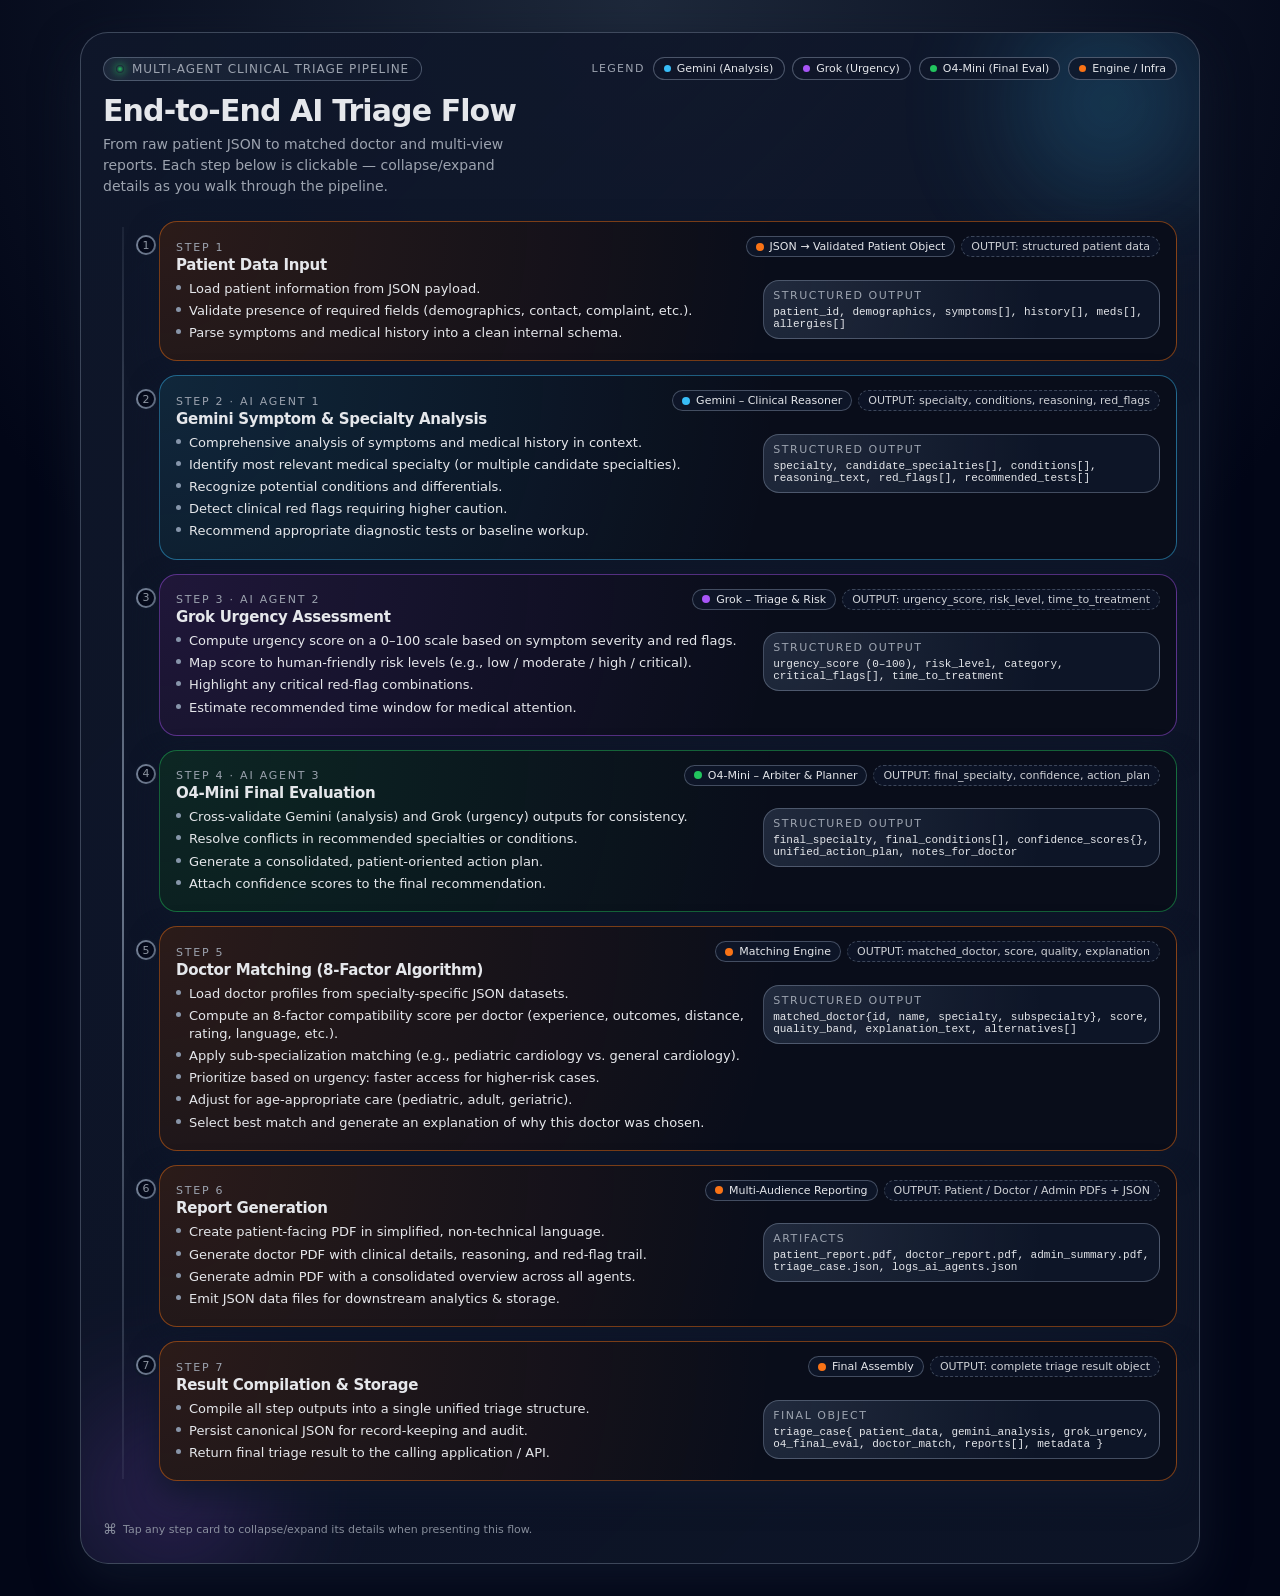
<file: architecture.html>
<!DOCTYPE html>
<html lang="en">
<head>
  <meta charset="UTF-8" />
  <title>AI Triage Pipeline Flow</title>
  <meta name="viewport" content="width=device-width, initial-scale=1" />
  <style>
    :root {
      --bg: #050816;
      --bg-soft: #090d1a;
      --card: #0f172a;
      --accent-1: #38bdf8;
      --accent-2: #a855f7;
      --accent-3: #22c55e;
      --accent-4: #f97316;
      --text-main: #e5e7eb;
      --text-muted: #9ca3af;
      --border-subtle: rgba(148, 163, 184, 0.25);
      --shadow-soft: 0 18px 45px rgba(15, 23, 42, 0.85);
      --radius-xl: 18px;
      --radius-pill: 999px;
      --transition-fast: 180ms ease-out;
    }

    * {
      box-sizing: border-box;
      margin: 0;
      padding: 0;
    }

    body {
      font-family: system-ui, -apple-system, BlinkMacSystemFont, "SF Pro Text",
        "Segoe UI", sans-serif;
      background: radial-gradient(circle at top, #1e293b 0, #020617 45%, #020617 100%);
      color: var(--text-main);
      min-height: 100vh;
      display: flex;
      justify-content: center;
      padding: 32px 16px;
    }

    .app-shell {
      width: 100%;
      max-width: 1120px;
      background: linear-gradient(135deg, rgba(15, 23, 42, 0.96), rgba(15, 23, 42, 0.8));
      border-radius: 28px;
      border: 1px solid rgba(148, 163, 184, 0.35);
      box-shadow: var(--shadow-soft);
      padding: 24px 22px 26px;
      position: relative;
      overflow: hidden;
    }

    /* subtle glow blobs */
    .blob {
      position: absolute;
      filter: blur(60px);
      opacity: 0.7;
      z-index: 0;
      pointer-events: none;
    }
    .blob-1 {
      width: 260px;
      height: 260px;
      background: radial-gradient(circle, rgba(56, 189, 248, 0.55), transparent 70%);
      top: -60px;
      right: -40px;
    }
    .blob-2 {
      width: 260px;
      height: 260px;
      background: radial-gradient(circle, rgba(168, 85, 247, 0.45), transparent 70%);
      bottom: -60px;
      left: -40px;
    }

    .content {
      position: relative;
      z-index: 1;
    }

    header {
      display: flex;
      flex-wrap: wrap;
      justify-content: space-between;
      gap: 16px;
      margin-bottom: 24px;
      align-items: flex-start;
    }

    .title-block {
      max-width: 520px;
    }

    .eyebrow {
      display: inline-flex;
      align-items: center;
      gap: 8px;
      padding: 4px 12px;
      border-radius: var(--radius-pill);
      border: 1px solid rgba(148, 163, 184, 0.4);
      background: linear-gradient(
        135deg,
        rgba(51, 65, 85, 0.45),
        rgba(15, 23, 42, 0.9)
      );
      font-size: 12px;
      text-transform: uppercase;
      letter-spacing: 0.08em;
      color: var(--text-muted);
      margin-bottom: 12px;
    }

    .eyebrow-dot {
      width: 8px;
      height: 8px;
      border-radius: 999px;
      background: radial-gradient(circle, #22c55e, transparent 65%);
      box-shadow: 0 0 8px rgba(34, 197, 94, 0.9);
    }

    h1 {
      font-size: clamp(24px, 3vw, 30px);
      letter-spacing: -0.03em;
      margin-bottom: 6px;
    }

    .subtitle {
      font-size: 14px;
      color: var(--text-muted);
      max-width: 420px;
      line-height: 1.5;
    }

    .legend {
      display: flex;
      flex-wrap: wrap;
      gap: 8px;
      align-items: center;
    }

    .legend-label {
      font-size: 11px;
      text-transform: uppercase;
      color: var(--text-muted);
      letter-spacing: 0.12em;
    }

    .legend-pill {
      padding: 4px 10px;
      border-radius: var(--radius-pill);
      font-size: 11px;
      border: 1px solid rgba(148, 163, 184, 0.45);
      display: inline-flex;
      align-items: center;
      gap: 6px;
      background: rgba(15, 23, 42, 0.8);
      backdrop-filter: blur(8px);
      white-space: nowrap;
    }

    .legend-pill span {
      width: 7px;
      height: 7px;
      border-radius: 999px;
    }

    .c1 { background: var(--accent-1); }
    .c2 { background: var(--accent-2); }
    .c3 { background: var(--accent-3); }
    .c4 { background: var(--accent-4); }

    main {
      margin-top: 10px;
      display: grid;
      grid-template-columns: minmax(0, 1fr);
      gap: 20px;
    }

    .flow-wrapper {
      position: relative;
      padding-left: 24px;
      margin-left: 10px;
    }

    /* vertical line (desktop / tablet) */
    .flow-wrapper::before {
      content: "";
      position: absolute;
      left: 9px;
      top: 6px;
      bottom: 16px;
      width: 2px;
      background: linear-gradient(
        to bottom,
        rgba(148, 163, 184, 0.1),
        rgba(148, 163, 184, 0.7),
        rgba(148, 163, 184, 0.1)
      );
    }

    .step {
      position: relative;
      margin-bottom: 14px;
    }

    .step-node {
      position: absolute;
      left: -1px;
      top: 14px;
      width: 20px;
      height: 20px;
      border-radius: 999px;
      border: 2px solid rgba(148, 163, 184, 0.8);
      background: radial-gradient(circle, #0b1120 0, #020617 65%);
      display: flex;
      align-items: center;
      justify-content: center;
      font-size: 11px;
      color: var(--text-muted);
      box-shadow: 0 0 0 2px rgba(15, 23, 42, 1);
    }

    .step-card {
      margin-left: 22px;
      padding: 14px 16px 14px;
      border-radius: var(--radius-xl);
      background: radial-gradient(circle at top left, rgba(56, 189, 248, 0.08), transparent 55%),
                  radial-gradient(circle at bottom right, rgba(139, 92, 246, 0.08), transparent 60%),
                  var(--bg-soft);
      border: 1px solid var(--border-subtle);
      backdrop-filter: blur(12px);
      box-shadow: 0 14px 30px rgba(15, 23, 42, 0.85);
      cursor: pointer;
      transition: transform var(--transition-fast), box-shadow var(--transition-fast),
                  border-color var(--transition-fast), background var(--transition-fast);
    }

    .step-card[data-agent="gemini"] {
      background:
        radial-gradient(circle at top left, rgba(56, 189, 248, 0.15), transparent 60%),
        var(--bg-soft);
      border-color: rgba(56, 189, 248, 0.45);
    }

    .step-card[data-agent="grok"] {
      background:
        radial-gradient(circle at top left, rgba(168, 85, 247, 0.14), transparent 60%),
        var(--bg-soft);
      border-color: rgba(168, 85, 247, 0.45);
    }

    .step-card[data-agent="o4"] {
      background:
        radial-gradient(circle at top left, rgba(34, 197, 94, 0.14), transparent 60%),
        var(--bg-soft);
      border-color: rgba(34, 197, 94, 0.45);
    }

    .step-card[data-agent="engine"] {
      background:
        radial-gradient(circle at top left, rgba(249, 115, 22, 0.14), transparent 60%),
        var(--bg-soft);
      border-color: rgba(249, 115, 22, 0.45);
    }

    .step-card:hover {
      transform: translateY(-2px);
      box-shadow: 0 20px 50px rgba(15, 23, 42, 0.95);
      border-color: rgba(148, 163, 184, 0.8);
    }

    .step-header {
      display: flex;
      justify-content: space-between;
      gap: 12px;
      align-items: baseline;
      margin-bottom: 6px;
    }

    .step-title-block {
      display: flex;
      flex-direction: column;
      gap: 2px;
    }

    .step-label {
      font-size: 11px;
      text-transform: uppercase;
      letter-spacing: 0.16em;
      color: var(--text-muted);
    }

    .step-title {
      font-size: 15px;
      font-weight: 600;
      letter-spacing: -0.02em;
    }

    .step-meta {
      display: flex;
      flex-wrap: wrap;
      gap: 6px;
      align-items: center;
      justify-content: flex-end;
    }

    .chip {
      border-radius: var(--radius-pill);
      border: 1px solid rgba(148, 163, 184, 0.4);
      padding: 3px 9px;
      font-size: 11px;
      display: inline-flex;
      align-items: center;
      gap: 6px;
      background: rgba(15, 23, 42, 0.9);
      backdrop-filter: blur(8px);
      white-space: nowrap;
    }

    .chip-dot {
      width: 8px;
      height: 8px;
      border-radius: 999px;
    }

    .chip-dot.gemini { background: var(--accent-1); }
    .chip-dot.grok { background: var(--accent-2); }
    .chip-dot.o4 { background: var(--accent-3); }
    .chip-dot.engine { background: var(--accent-4); }

    .chip-output {
      border-style: dashed;
      opacity: 0.9;
    }

    .step-body {
      display: grid;
      grid-template-columns: minmax(0, 1.6fr) minmax(0, 1.1fr);
      gap: 10px;
      align-items: flex-start;
      margin-top: 6px;
    }

    .bullet-list {
      list-style: none;
      font-size: 13px;
      color: var(--text-main);
    }

    .bullet-list li {
      display: flex;
      gap: 8px;
      align-items: flex-start;
      margin-bottom: 4px;
      line-height: 1.4;
    }

    .bullet-dot {
      margin-top: 5px;
      width: 5px;
      height: 5px;
      border-radius: 999px;
      background: rgba(148, 163, 184, 0.9);
      flex-shrink: 0;
    }

    .output-block {
      padding: 8px 9px;
      border-radius: 16px;
      border: 1px solid rgba(148, 163, 184, 0.4);
      background: radial-gradient(circle at top left, rgba(148, 163, 184, 0.15), transparent 70%),
                  rgba(15, 23, 42, 0.9);
      font-size: 12px;
      color: var(--text-muted);
    }

    .output-label {
      font-size: 11px;
      text-transform: uppercase;
      letter-spacing: 0.14em;
      color: var(--text-muted);
      margin-bottom: 4px;
    }

    .output-fields {
      font-family: "JetBrains Mono", ui-monospace, SFMono-Regular, Menlo, Monaco, Consolas,
        "Liberation Mono", "Courier New", monospace;
      font-size: 11px;
      color: #e5e7eb;
      word-break: break-word;
    }

    .hint {
      margin-top: 6px;
      font-size: 11px;
      color: var(--text-muted);
      display: flex;
      align-items: center;
      gap: 6px;
      opacity: 0.85;
    }

    .hint span {
      font-size: 14px;
    }

    /* collapsed state */
    .step-card.collapsed .step-body {
      display: none;
    }

    .step-card.collapsed .chip-output {
      opacity: 0.6;
    }

    /* Tablet / smaller desktop tweaks */
    @media (max-width: 720px) {
      body {
        padding: 20px 10px;
      }

      .app-shell {
        padding: 18px 14px 20px;
        border-radius: 22px;
      }

      header {
        flex-direction: column;
        align-items: flex-start;
        gap: 10px;
        margin-bottom: 18px;
      }

      .subtitle {
        max-width: 100%;
      }

      .legend {
        gap: 6px;
      }

      .flow-wrapper {
        padding-left: 20px;
        margin-left: 0;
      }

      .flow-wrapper::before {
        left: 7px;
      }

      .step-node {
        left: -3px;
      }

      .step-body {
        grid-template-columns: minmax(0, 1fr);
        margin-top: 8px;
      }

      .step-meta {
        justify-content: flex-start;
      }
    }

    /* Phone-first adjustments */
    @media (max-width: 480px) {
      body {
        padding: 16px 8px;
      }

      .app-shell {
        padding: 16px 12px 18px;
        border-radius: 20px;
      }

      h1 {
        font-size: 22px;
      }

      .subtitle {
        font-size: 13px;
      }

      .flow-wrapper {
        padding-left: 0;
        margin-left: 0;
      }

      .flow-wrapper::before {
        display: none; /* no vertical line on tiny screens */
      }

      .step {
        margin-bottom: 12px;
      }

      .step-node {
        position: relative;    /* becomes inline, not pinned to the side */
        left: 0;
        top: 0;
        margin-bottom: 6px;
        width: 22px;
        height: 22px;
        font-size: 12px;
      }

      .step-card {
        margin-left: 0;        /* full-width card */
        padding: 12px 12px 12px;
      }

      .step-header {
        flex-direction: column;
        align-items: flex-start;
        gap: 6px;
      }

      .step-title {
        font-size: 14px;
      }

      .step-label {
        font-size: 10px;
      }

      .chip {
        font-size: 10px;
        padding: 2px 8px;
      }

      .chip-output {
        max-width: 100%;
      }

      .bullet-list {
        font-size: 12px;
      }

      .output-block {
        font-size: 11px;
      }

      .output-fields {
        font-size: 10px;
      }

      .hint {
        font-size: 10px;
      }
    }
  </style>
</head>
<body>
  <div class="app-shell">
    <div class="blob blob-1"></div>
    <div class="blob blob-2"></div>

    <div class="content">
      <header>
        <div class="title-block">
          <div class="eyebrow">
            <div class="eyebrow-dot"></div>
            Multi-Agent Clinical Triage Pipeline
          </div>
          <h1>End-to-End AI Triage Flow</h1>
          <p class="subtitle">
            From raw patient JSON to matched doctor and multi-view reports.
            Each step below is clickable — collapse/expand details as you walk through the pipeline.
          </p>
        </div>
        <div class="legend">
          <span class="legend-label">Legend</span>
          <div class="legend-pill"><span class="c1"></span>Gemini (Analysis)</div>
          <div class="legend-pill"><span class="c2"></span>Grok (Urgency)</div>
          <div class="legend-pill"><span class="c3"></span>O4-Mini (Final Eval)</div>
          <div class="legend-pill"><span class="c4"></span>Engine / Infra</div>
        </div>
      </header>

      <main>
        <section class="flow-wrapper" id="flow">
          <!-- STEP 1 -->
          <article class="step">
            <div class="step-node">1</div>
            <div class="step-card" data-agent="engine">
              <div class="step-header">
                <div class="step-title-block">
                  <div class="step-label">Step 1</div>
                  <div class="step-title">Patient Data Input</div>
                </div>
                <div class="step-meta">
                  <div class="chip">
                    <div class="chip-dot engine"></div>
                    JSON → Validated Patient Object
                  </div>
                  <div class="chip chip-output">
                    OUTPUT: structured patient data
                  </div>
                </div>
              </div>

              <div class="step-body">
                <ul class="bullet-list">
                  <li>
                    <span class="bullet-dot"></span>
                    <span>Load patient information from JSON payload.</span>
                  </li>
                  <li>
                    <span class="bullet-dot"></span>
                    <span>Validate presence of required fields (demographics, contact, complaint, etc.).</span>
                  </li>
                  <li>
                    <span class="bullet-dot"></span>
                    <span>Parse symptoms and medical history into a clean internal schema.</span>
                  </li>
                </ul>
                <div class="output-block">
                  <div class="output-label">Structured Output</div>
                  <div class="output-fields">
                    patient_id, demographics, symptoms[], history[], meds[], allergies[]
                  </div>
                </div>
              </div>
            </div>
          </article>

          <!-- STEP 2 -->
          <article class="step">
            <div class="step-node">2</div>
            <div class="step-card" data-agent="gemini">
              <div class="step-header">
                <div class="step-title-block">
                  <div class="step-label">Step 2 · AI Agent 1</div>
                  <div class="step-title">Gemini Symptom &amp; Specialty Analysis</div>
                </div>
                <div class="step-meta">
                  <div class="chip">
                    <div class="chip-dot gemini"></div>
                    Gemini – Clinical Reasoner
                  </div>
                  <div class="chip chip-output">
                    OUTPUT: specialty, conditions, reasoning, red_flags
                  </div>
                </div>
              </div>

              <div class="step-body">
                <ul class="bullet-list">
                  <li>
                    <span class="bullet-dot"></span>
                    <span>Comprehensive analysis of symptoms and medical history in context.</span>
                  </li>
                  <li>
                    <span class="bullet-dot"></span>
                    <span>Identify most relevant medical specialty (or multiple candidate specialties).</span>
                  </li>
                  <li>
                    <span class="bullet-dot"></span>
                    <span>Recognize potential conditions and differentials.</span>
                  </li>
                  <li>
                    <span class="bullet-dot"></span>
                    <span>Detect clinical red flags requiring higher caution.</span>
                  </li>
                  <li>
                    <span class="bullet-dot"></span>
                    <span>Recommend appropriate diagnostic tests or baseline workup.</span>
                  </li>
                </ul>
                <div class="output-block">
                  <div class="output-label">Structured Output</div>
                  <div class="output-fields">
                    specialty, candidate_specialties[], conditions[], reasoning_text,
                    red_flags[], recommended_tests[]
                  </div>
                </div>
              </div>
            </div>
          </article>

          <!-- STEP 3 -->
          <article class="step">
            <div class="step-node">3</div>
            <div class="step-card" data-agent="grok">
              <div class="step-header">
                <div class="step-title-block">
                  <div class="step-label">Step 3 · AI Agent 2</div>
                  <div class="step-title">Grok Urgency Assessment</div>
                </div>
                <div class="step-meta">
                  <div class="chip">
                    <div class="chip-dot grok"></div>
                    Grok – Triage &amp; Risk
                  </div>
                  <div class="chip chip-output">
                    OUTPUT: urgency_score, risk_level, time_to_treatment
                  </div>
                </div>
              </div>

              <div class="step-body">
                <ul class="bullet-list">
                  <li>
                    <span class="bullet-dot"></span>
                    <span>Compute urgency score on a 0–100 scale based on symptom severity and red flags.</span>
                  </li>
                  <li>
                    <span class="bullet-dot"></span>
                    <span>Map score to human-friendly risk levels (e.g., low / moderate / high / critical).</span>
                  </li>
                  <li>
                    <span class="bullet-dot"></span>
                    <span>Highlight any critical red-flag combinations.</span>
                  </li>
                  <li>
                    <span class="bullet-dot"></span>
                    <span>Estimate recommended time window for medical attention.</span>
                  </li>
                </ul>
                <div class="output-block">
                  <div class="output-label">Structured Output</div>
                  <div class="output-fields">
                    urgency_score (0–100), risk_level, category, critical_flags[],
                    time_to_treatment
                  </div>
                </div>
              </div>
            </div>
          </article>

          <!-- STEP 4 -->
          <article class="step">
            <div class="step-node">4</div>
            <div class="step-card" data-agent="o4">
              <div class="step-header">
                <div class="step-title-block">
                  <div class="step-label">Step 4 · AI Agent 3</div>
                  <div class="step-title">O4-Mini Final Evaluation</div>
                </div>
                <div class="step-meta">
                  <div class="chip">
                    <div class="chip-dot o4"></div>
                    O4-Mini – Arbiter &amp; Planner
                  </div>
                  <div class="chip chip-output">
                    OUTPUT: final_specialty, confidence, action_plan
                  </div>
                </div>
              </div>

              <div class="step-body">
                <ul class="bullet-list">
                  <li>
                    <span class="bullet-dot"></span>
                    <span>Cross-validate Gemini (analysis) and Grok (urgency) outputs for consistency.</span>
                  </li>
                  <li>
                    <span class="bullet-dot"></span>
                    <span>Resolve conflicts in recommended specialties or conditions.</span>
                  </li>
                  <li>
                    <span class="bullet-dot"></span>
                    <span>Generate a consolidated, patient-oriented action plan.</span>
                  </li>
                  <li>
                    <span class="bullet-dot"></span>
                    <span>Attach confidence scores to the final recommendation.</span>
                  </li>
                </ul>
                <div class="output-block">
                  <div class="output-label">Structured Output</div>
                  <div class="output-fields">
                    final_specialty, final_conditions[], confidence_scores{},
                    unified_action_plan, notes_for_doctor
                  </div>
                </div>
              </div>
            </div>
          </article>

          <!-- STEP 5 -->
          <article class="step">
            <div class="step-node">5</div>
            <div class="step-card" data-agent="engine">
              <div class="step-header">
                <div class="step-title-block">
                  <div class="step-label">Step 5</div>
                  <div class="step-title">Doctor Matching (8-Factor Algorithm)</div>
                </div>
                <div class="step-meta">
                  <div class="chip">
                    <div class="chip-dot engine"></div>
                    Matching Engine
                  </div>
                  <div class="chip chip-output">
                    OUTPUT: matched_doctor, score, quality, explanation
                  </div>
                </div>
              </div>

              <div class="step-body">
                <ul class="bullet-list">
                  <li>
                    <span class="bullet-dot"></span>
                    <span>Load doctor profiles from specialty-specific JSON datasets.</span>
                  </li>
                  <li>
                    <span class="bullet-dot"></span>
                    <span>Compute an 8-factor compatibility score per doctor (experience, outcomes, distance, rating, language, etc.).</span>
                  </li>
                  <li>
                    <span class="bullet-dot"></span>
                    <span>Apply sub-specialization matching (e.g., pediatric cardiology vs. general cardiology).</span>
                  </li>
                  <li>
                    <span class="bullet-dot"></span>
                    <span>Prioritize based on urgency: faster access for higher-risk cases.</span>
                  </li>
                  <li>
                    <span class="bullet-dot"></span>
                    <span>Adjust for age-appropriate care (pediatric, adult, geriatric).</span>
                  </li>
                  <li>
                    <span class="bullet-dot"></span>
                    <span>Select best match and generate an explanation of why this doctor was chosen.</span>
                  </li>
                </ul>
                <div class="output-block">
                  <div class="output-label">Structured Output</div>
                  <div class="output-fields">
                    matched_doctor{id, name, specialty, subspecialty}, score,
                    quality_band, explanation_text, alternatives[]
                  </div>
                </div>
              </div>
            </div>
          </article>

          <!-- STEP 6 -->
          <article class="step">
            <div class="step-node">6</div>
            <div class="step-card" data-agent="engine">
              <div class="step-header">
                <div class="step-title-block">
                  <div class="step-label">Step 6</div>
                  <div class="step-title">Report Generation</div>
                </div>
                <div class="step-meta">
                  <div class="chip">
                    <div class="chip-dot engine"></div>
                    Multi-Audience Reporting
                  </div>
                  <div class="chip chip-output">
                    OUTPUT: Patient / Doctor / Admin PDFs + JSON
                  </div>
                </div>
              </div>

              <div class="step-body">
                <ul class="bullet-list">
                  <li>
                    <span class="bullet-dot"></span>
                    <span>Create patient-facing PDF in simplified, non-technical language.</span>
                  </li>
                  <li>
                    <span class="bullet-dot"></span>
                    <span>Generate doctor PDF with clinical details, reasoning, and red-flag trail.</span>
                  </li>
                  <li>
                    <span class="bullet-dot"></span>
                    <span>Generate admin PDF with a consolidated overview across all agents.</span>
                  </li>
                  <li>
                    <span class="bullet-dot"></span>
                    <span>Emit JSON data files for downstream analytics &amp; storage.</span>
                  </li>
                </ul>
                <div class="output-block">
                  <div class="output-label">Artifacts</div>
                  <div class="output-fields">
                    patient_report.pdf, doctor_report.pdf, admin_summary.pdf,
                    triage_case.json, logs_ai_agents.json
                  </div>
                </div>
              </div>
            </div>
          </article>

          <!-- STEP 7 -->
          <article class="step">
            <div class="step-node">7</div>
            <div class="step-card" data-agent="engine">
              <div class="step-header">
                <div class="step-title-block">
                  <div class="step-label">Step 7</div>
                  <div class="step-title">Result Compilation &amp; Storage</div>
                </div>
                <div class="step-meta">
                  <div class="chip">
                    <div class="chip-dot engine"></div>
                    Final Assembly
                  </div>
                  <div class="chip chip-output">
                    OUTPUT: complete triage result object
                  </div>
                </div>
              </div>

              <div class="step-body">
                <ul class="bullet-list">
                  <li>
                    <span class="bullet-dot"></span>
                    <span>Compile all step outputs into a single unified triage structure.</span>
                  </li>
                  <li>
                    <span class="bullet-dot"></span>
                    <span>Persist canonical JSON for record-keeping and audit.</span>
                  </li>
                  <li>
                    <span class="bullet-dot"></span>
                    <span>Return final triage result to the calling application / API.</span>
                  </li>
                </ul>
                <div class="output-block">
                  <div class="output-label">Final Object</div>
                  <div class="output-fields">
                    triage_case{
                      patient_data,
                      gemini_analysis,
                      grok_urgency,
                      o4_final_eval,
                      doctor_match,
                      reports[],
                      metadata
                    }
                  </div>
                </div>
              </div>
            </div>
          </article>
        </section>

        <div class="hint">
          <span>⌘</span> Tap any step card to collapse/expand its details when presenting this flow.
        </div>
      </main>
    </div>
  </div>

  <script>
    // Simple interaction: toggle collapse on click
    const cards = document.querySelectorAll(".step-card");
    const isMobile = window.innerWidth <= 720;

    // On mobile, start collapsed to make scrolling easier
    if (isMobile) {
      cards.forEach(card => card.classList.add("collapsed"));
    }

    cards.forEach((card) => {
      card.addEventListener("click", (e) => {
        // avoid toggling when selecting text
        if (window.getSelection().toString().length > 0) return;
        card.classList.toggle("collapsed");
      });
    });
  </script>
</body>
</html>
</file>
